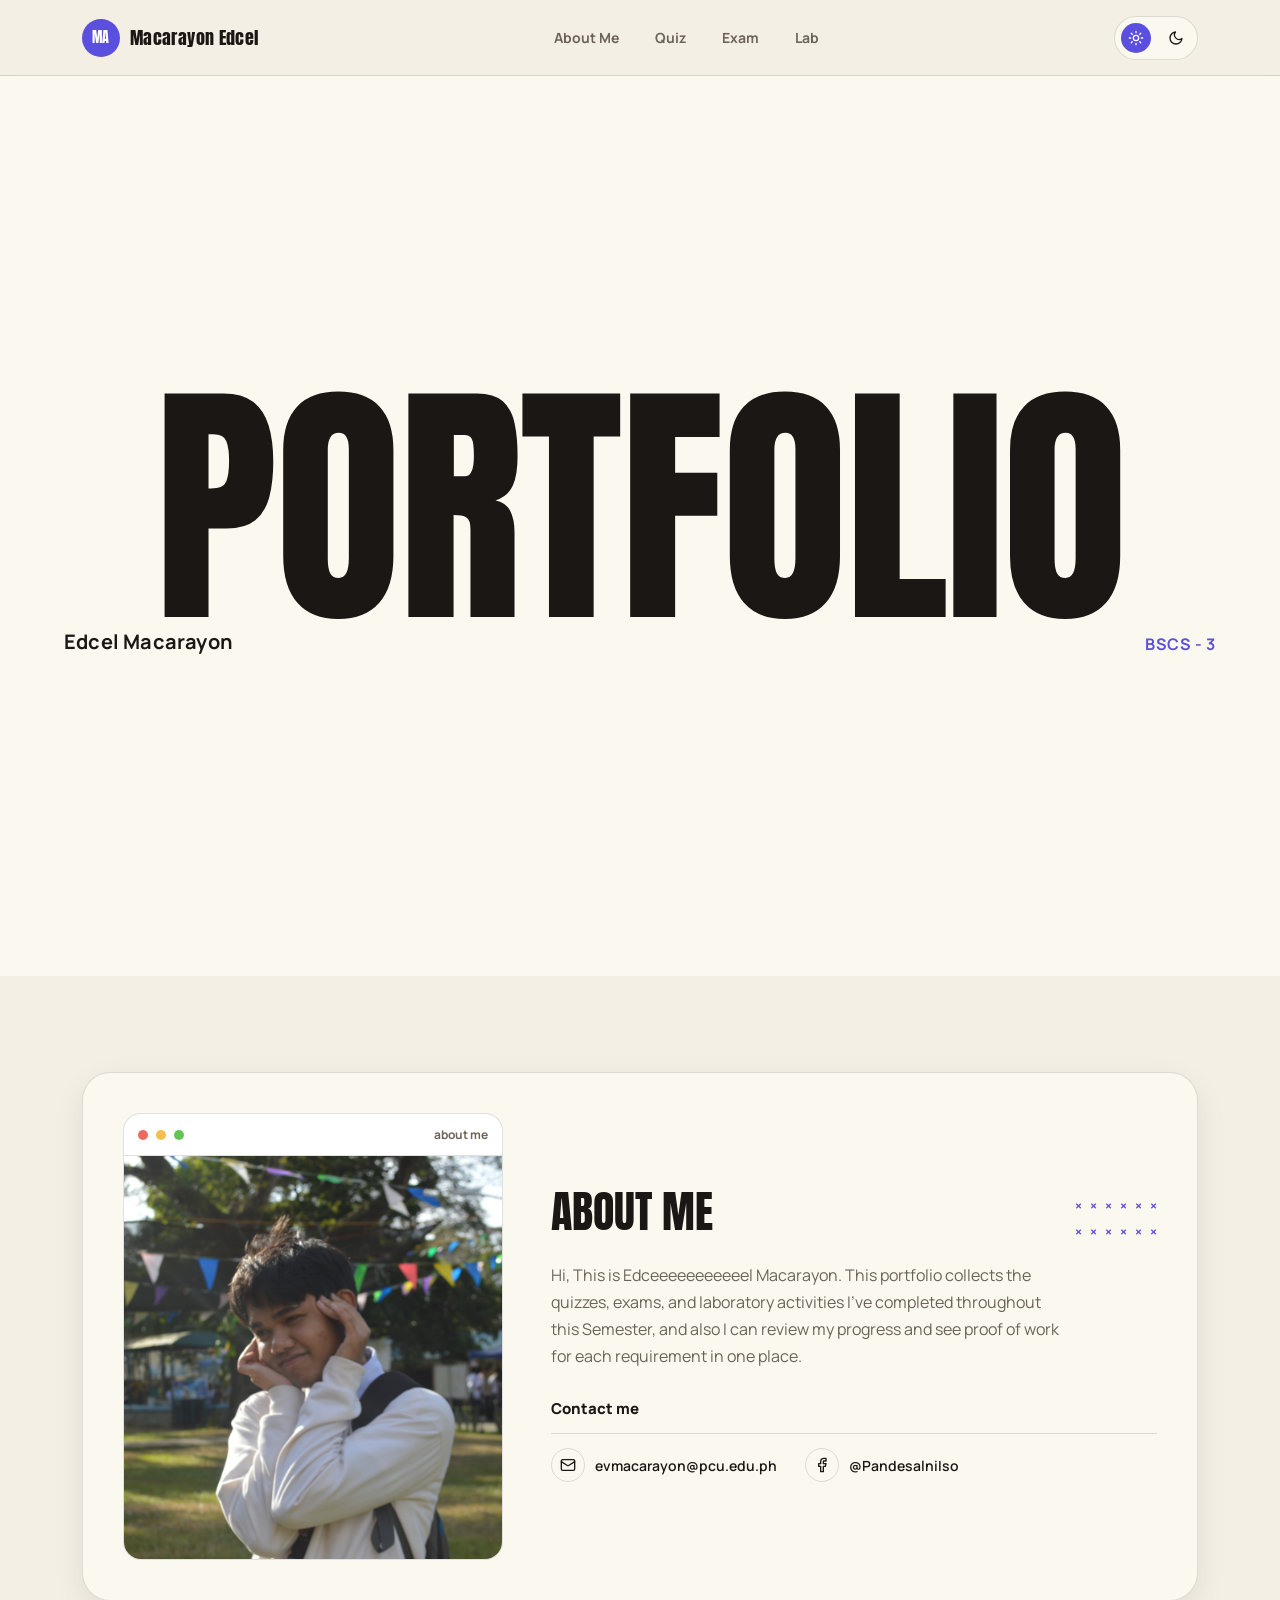
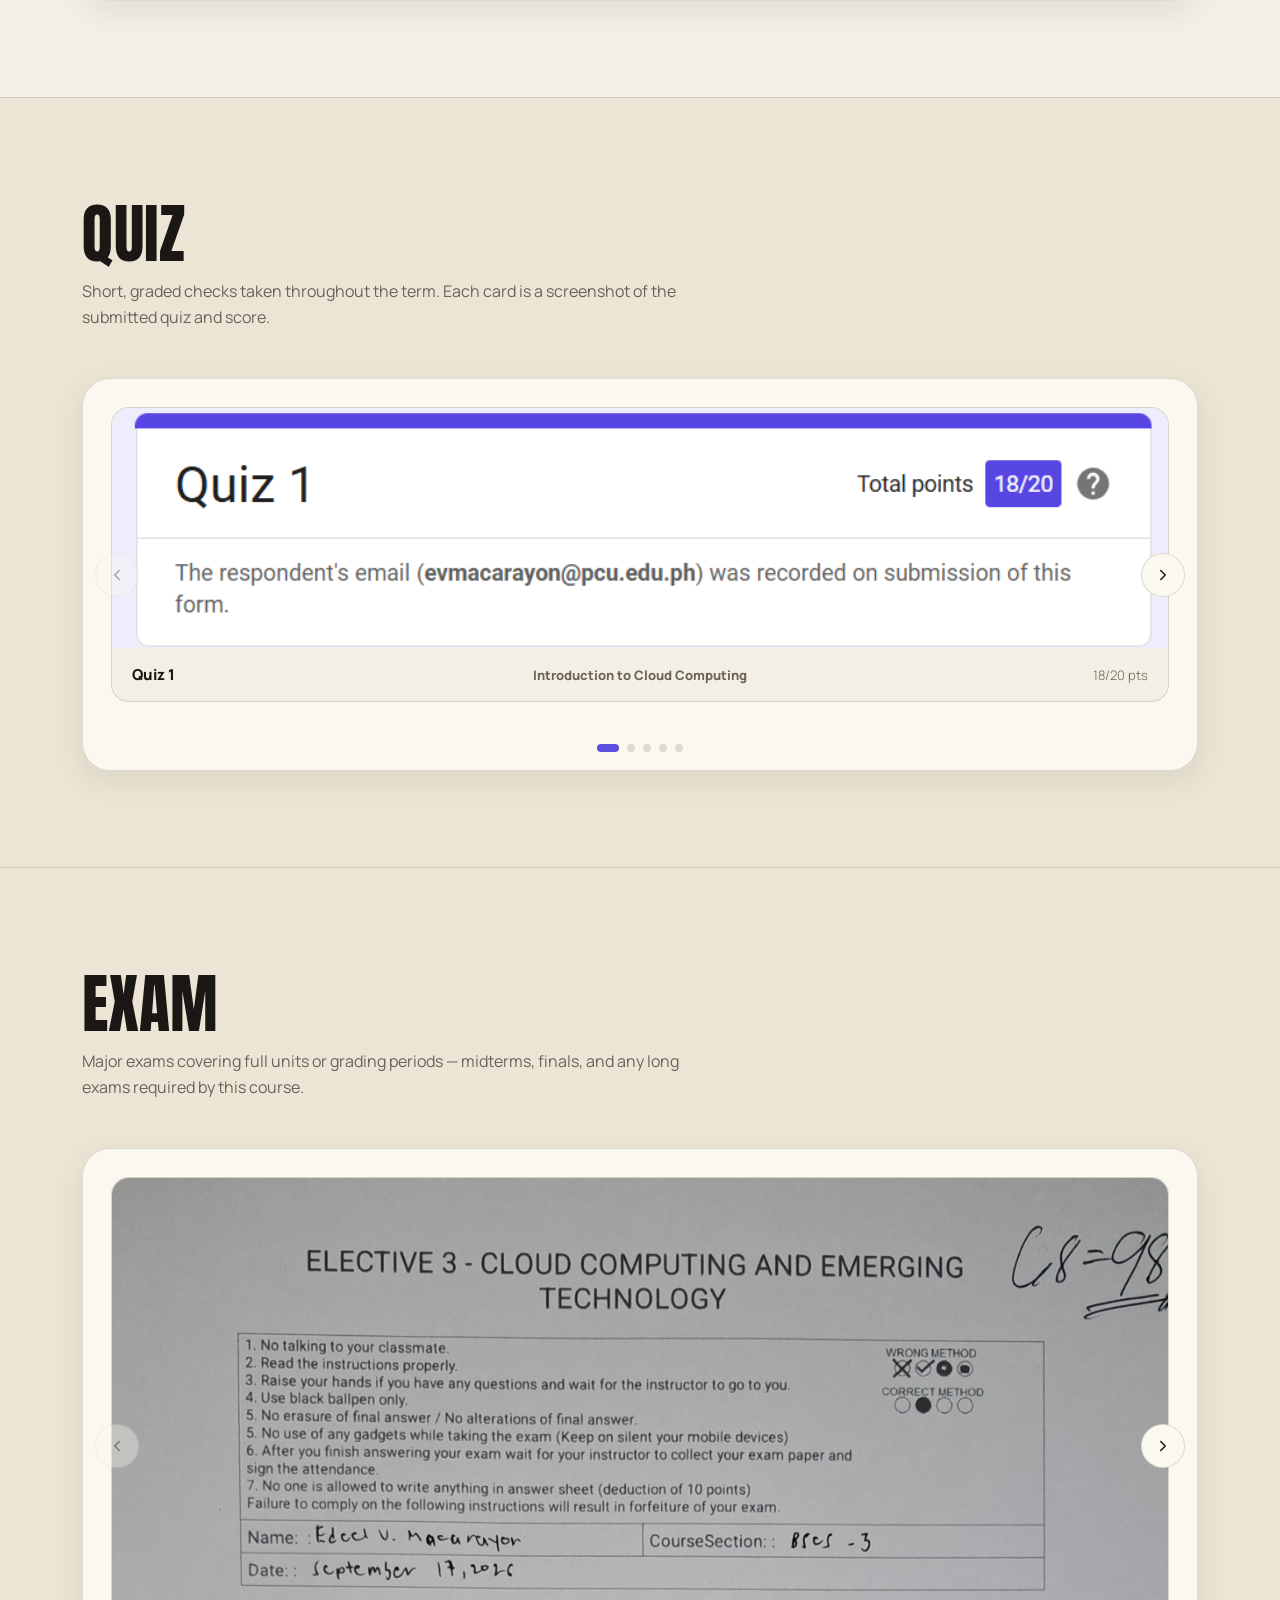
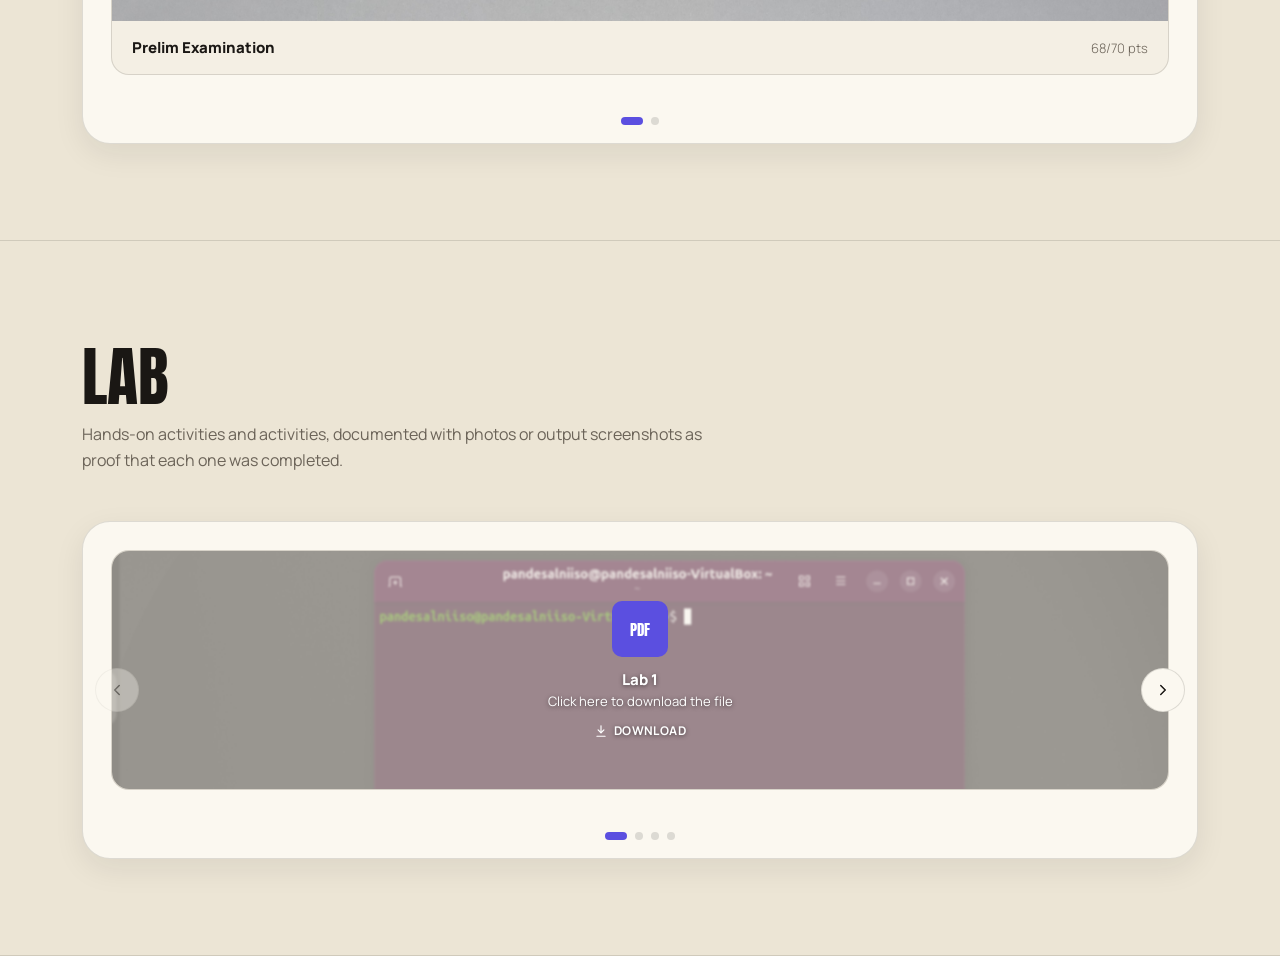
<file: Index.html>
<!DOCTYPE html>
<html lang="en">
<head>
<meta charset="UTF-8">
<meta name="viewport" content="width=device-width, initial-scale=1.0">
<title>Portfolio ni PNI</title>
<meta name="description" content="Joanne Alexander's class activity portfolio — quizzes, exams, and lab work.">

<!-- Set theme before first paint to avoid a flash of the wrong theme -->
<script>
  (function () {
    var saved = localStorage.getItem('portfolio-theme');
    var theme = saved || (window.matchMedia('(prefers-color-scheme: dark)').matches ? 'dark' : 'light');
    document.documentElement.setAttribute('data-theme', theme);
  })();
</script>

<link rel="stylesheet" href="style.css">
</head>
<body>

<!-- ============================================
     NAV
     ============================================ -->
<header class="nav" id="siteNav">
  <div class="wrap nav-inner">
    <a href="#hero" class="brand" aria-label="Back to top">
      <span class="brand-mark">MA</span>
      <span class="brand-word">Macarayon Edcel</span>
    </a>

    <nav aria-label="Section navigation">
      <ul class="nav-links">
        <li><a href="#about" data-nav="about">About Me</a></li>
        <li><a href="#quiz" data-nav="quiz">Quiz</a></li>
        <li><a href="#exam" data-nav="exam">Exam</a></li>
        <li><a href="#lab" data-nav="lab">Lab</a></li>
      </ul>
    </nav>

    <button class="theme-toggle" id="themeToggle" aria-label="Toggle light and dark mode">
      <span class="icon" data-mode="light" aria-hidden="true">
        <svg viewBox="0 0 24 24" fill="none" stroke="currentColor" stroke-width="2" stroke-linecap="round"><circle cx="12" cy="12" r="4"/><path d="M12 2v2M12 20v2M4.9 4.9l1.4 1.4M17.7 17.7l1.4 1.4M2 12h2M20 12h2M4.9 19.1l1.4-1.4M17.7 6.3l1.4-1.4"/></svg>
      </span>
      <span class="icon" data-mode="dark" aria-hidden="true">
        <svg viewBox="0 0 24 24" fill="none" stroke="currentColor" stroke-width="2" stroke-linecap="round" stroke-linejoin="round"><path d="M21 12.8A9 9 0 1 1 11.2 3a7 7 0 0 0 9.8 9.8Z"/></svg>
      </span>
    </button>
  </div>
</header>

<main>

  <!-- ============================================
       HERO
       ============================================ -->
  <section class="hero" id="hero">
    <div class="wrap">
      <div class="hero-frame">
        <div class="hero-heading">
          <h1>PORTFOLIO</h1>
          <div class="hero-photo">
            <!-- Replace with a cutout (transparent background) photo of the student.
                 Light mode uses hero-photo-light.png, dark mode uses hero-photo-dark.png —
                 e.g. a lighter/brighter edit for light mode and a moodier edit for dark mode. -->
            <img class="light-only" src="light hero.png" alt="Cutout of Mr. Macarayon">
            <img class="dark-only" src="dark hero.png" alt="Cutout of Mr. Macarayon">
          </div>
        </div>
        <div class="hero-meta">
          <span class="name">Edcel Macarayon</span>
          <span class="role">BSCS - 3</span>
        </div>
        <span class="hero-scroll-cue">Scroll to explore</span>
      </div>
    </div>
  </section>

  <!-- ============================================
       ABOUT ME
       ============================================ -->
  <section id="about">
    <div class="wrap">
      <div class="about-grid">
        <div class="mock-frame">
          <div class="mock-bar">
            <span class="mock-dot red"></span>
            <span class="mock-dot yellow"></span>
            <span class="mock-dot green"></span>
            <span class="mock-label">about me</span>
          </div>
          <div class="photo-slot">
            <!-- Replace with a regular (non-cutout) photo of the student.
                 Light mode uses about-photo-light.jpg, dark mode uses about-photo-dark.jpg. -->
            <img class="light-only" src="light about.JPG" alt="Photo of Edcel Macarayon">
            <img class="dark-only" src="dark about.png" alt="Photo of Edcel Macarayon">
          </div>
        </div>

        <div class="about-copy">
          <div class="row-top">
            <h2>About Me</h2>
            <div class="x-grid" aria-hidden="true">
              <span>×</span><span>×</span><span>×</span><span>×</span><span>×</span><span>×</span>
              <span>×</span><span>×</span><span>×</span><span>×</span><span>×</span><span>×</span>
            </div>
          </div>

          <p class="bio">
            <!-- Replace with the student's own introduction: name, age, hometown,
                 course/strand, and a line about interests or what this portfolio is for. -->
            Hi, This is Edceeeeeeeeeeel Macarayon. This portfolio collects the quizzes, exams, and laboratory
            activities I've completed throughout this Semester, and also I can review my progress
            and see proof of work for each requirement in one place.
          </p>

          <div class="contact-title">Contact me</div>
          <div class="contact-row">
            <div class="contact-item">
              <span class="icon" aria-hidden="true">
                <svg viewBox="0 0 24 24" fill="none" stroke="currentColor" stroke-width="2" stroke-linecap="round" stroke-linejoin="round"><rect x="2" y="4" width="20" height="16" rx="2"/><path d="m22 7-8.97 5.7a1.94 1.94 0 0 1-2.06 0L2 7"/></svg>
              </span>
              <!-- Replace with the student's real email address -->
              <span>evmacarayon@pcu.edu.ph</span>
            </div>
            <div class="contact-item">
              <span class="icon" aria-hidden="true">
                <svg viewBox="0 0 24 24" fill="none" stroke="currentColor" stroke-width="2" stroke-linecap="round" stroke-linejoin="round"><path d="M18 2h-3a5 5 0 0 0-5 5v3H7v4h3v8h4v-8h3l1-4h-4V7a1 1 0 0 1 1-1h3z"/></svg>
              </span>
              <!-- Replace with the student's real Facebook handle -->
              <span>@PandesalniIso</span>
            </div>
          </div>
        </div>
      </div>
    </div>
  </section>

  <!-- ============================================
       QUIZ
       ============================================ -->
  <section class="record-section" id="quiz">
    <div class="wrap">
      <div class="section-head">
        <h2>Quiz</h2>
        <p>
          <!-- Replace with a short note about this category, e.g. subjects covered
               or how many quizzes are logged. -->
          Short, graded checks taken throughout the term. Each card is a screenshot of the
          submitted quiz and score.
        </p>
      </div>
      <div class="carousel" data-carousel="quiz"></div>
    </div>
  </section>

  <!-- ============================================
       EXAM
       ============================================ -->
  <section class="record-section" id="exam">
    <div class="wrap">
      <div class="section-head">
        <h2>Exam</h2>
        <p>
          Major exams covering full units or grading periods — midterms, finals, and any
          long exams required by this course.
        </p>
      </div>
      <div class="carousel" data-carousel="exam"></div>
    </div>
  </section>

  <!-- ============================================
       LAB
       ============================================ -->
  <section class="record-section" id="lab">
    <div class="wrap">
      <div class="section-head">
        <h2>Lab</h2>
        <p>
          Hands-on activities and activities, documented with photos or output
          screenshots as proof that each one was completed.
        </p>
      </div>
      <div class="carousel" data-carousel="lab"></div>
    </div>
  </section>

</main>

<script src="script.js"></script>
</body>
</html>
</file>
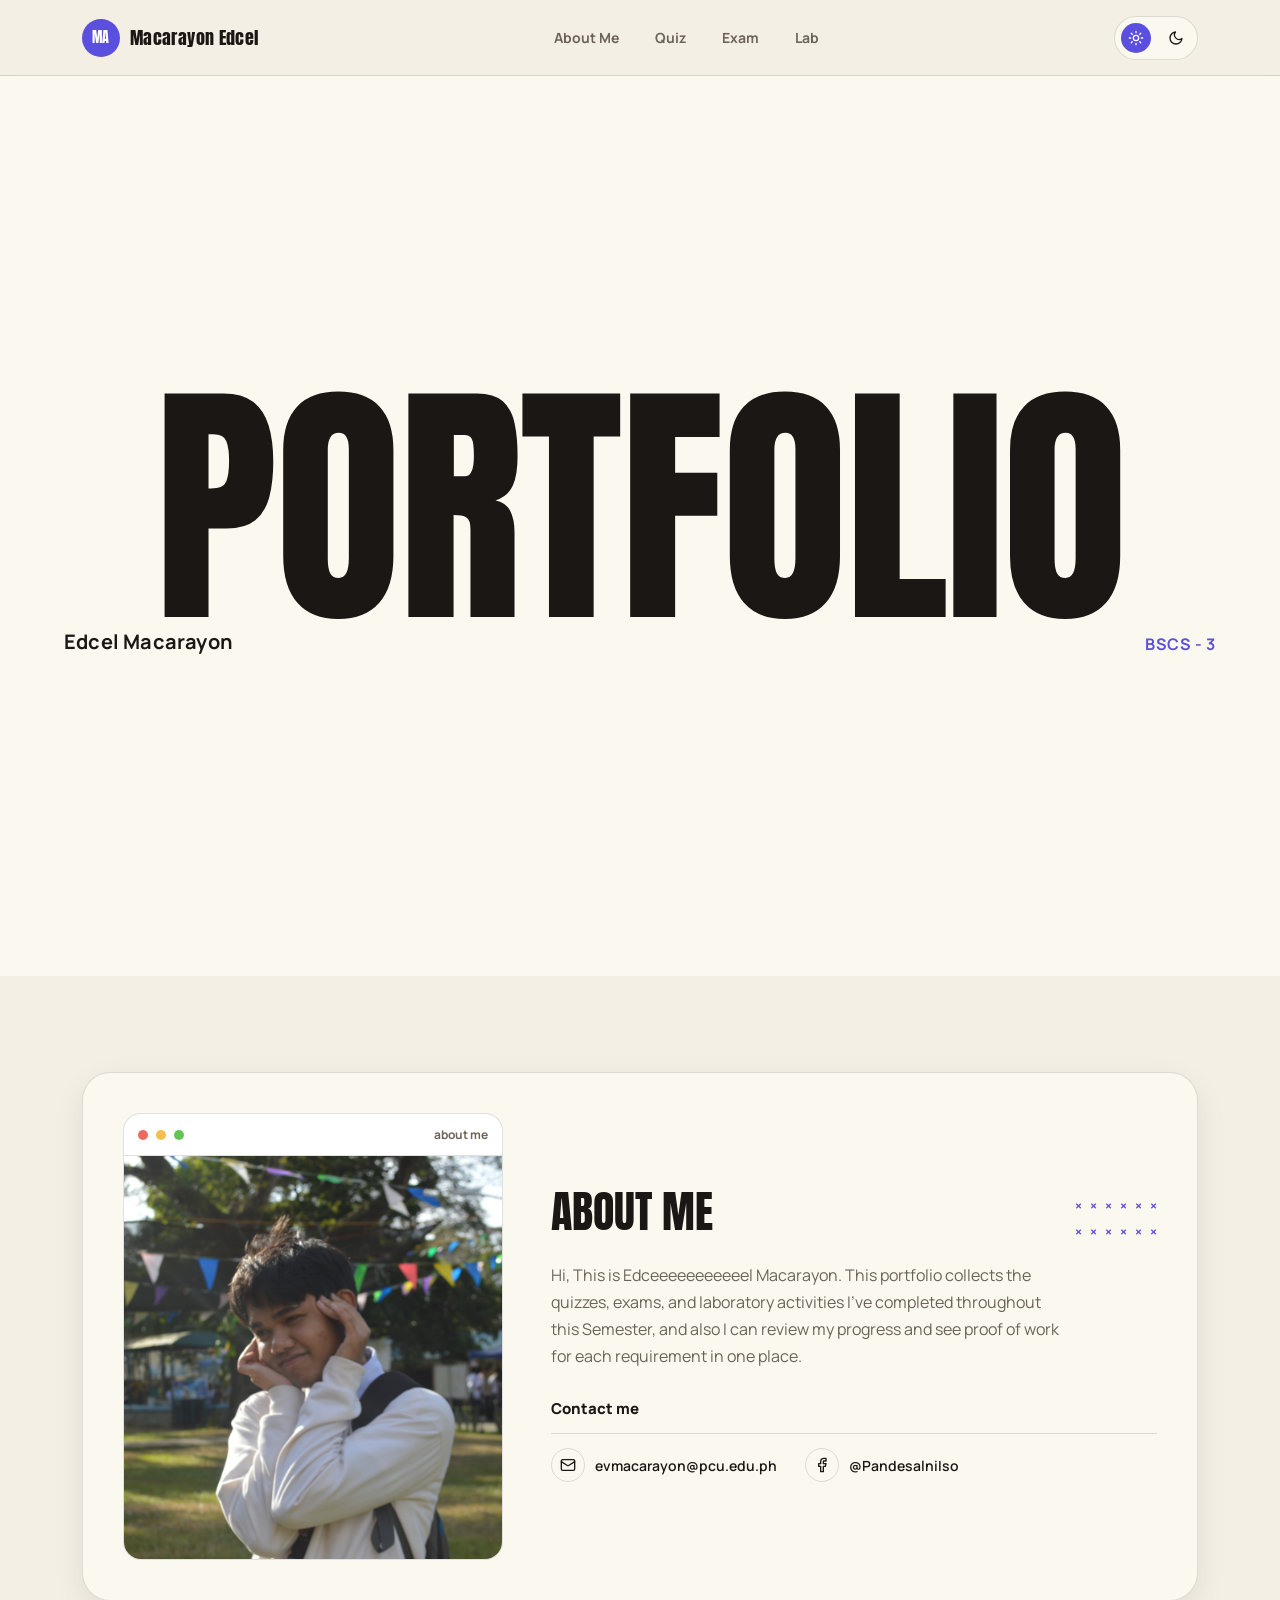
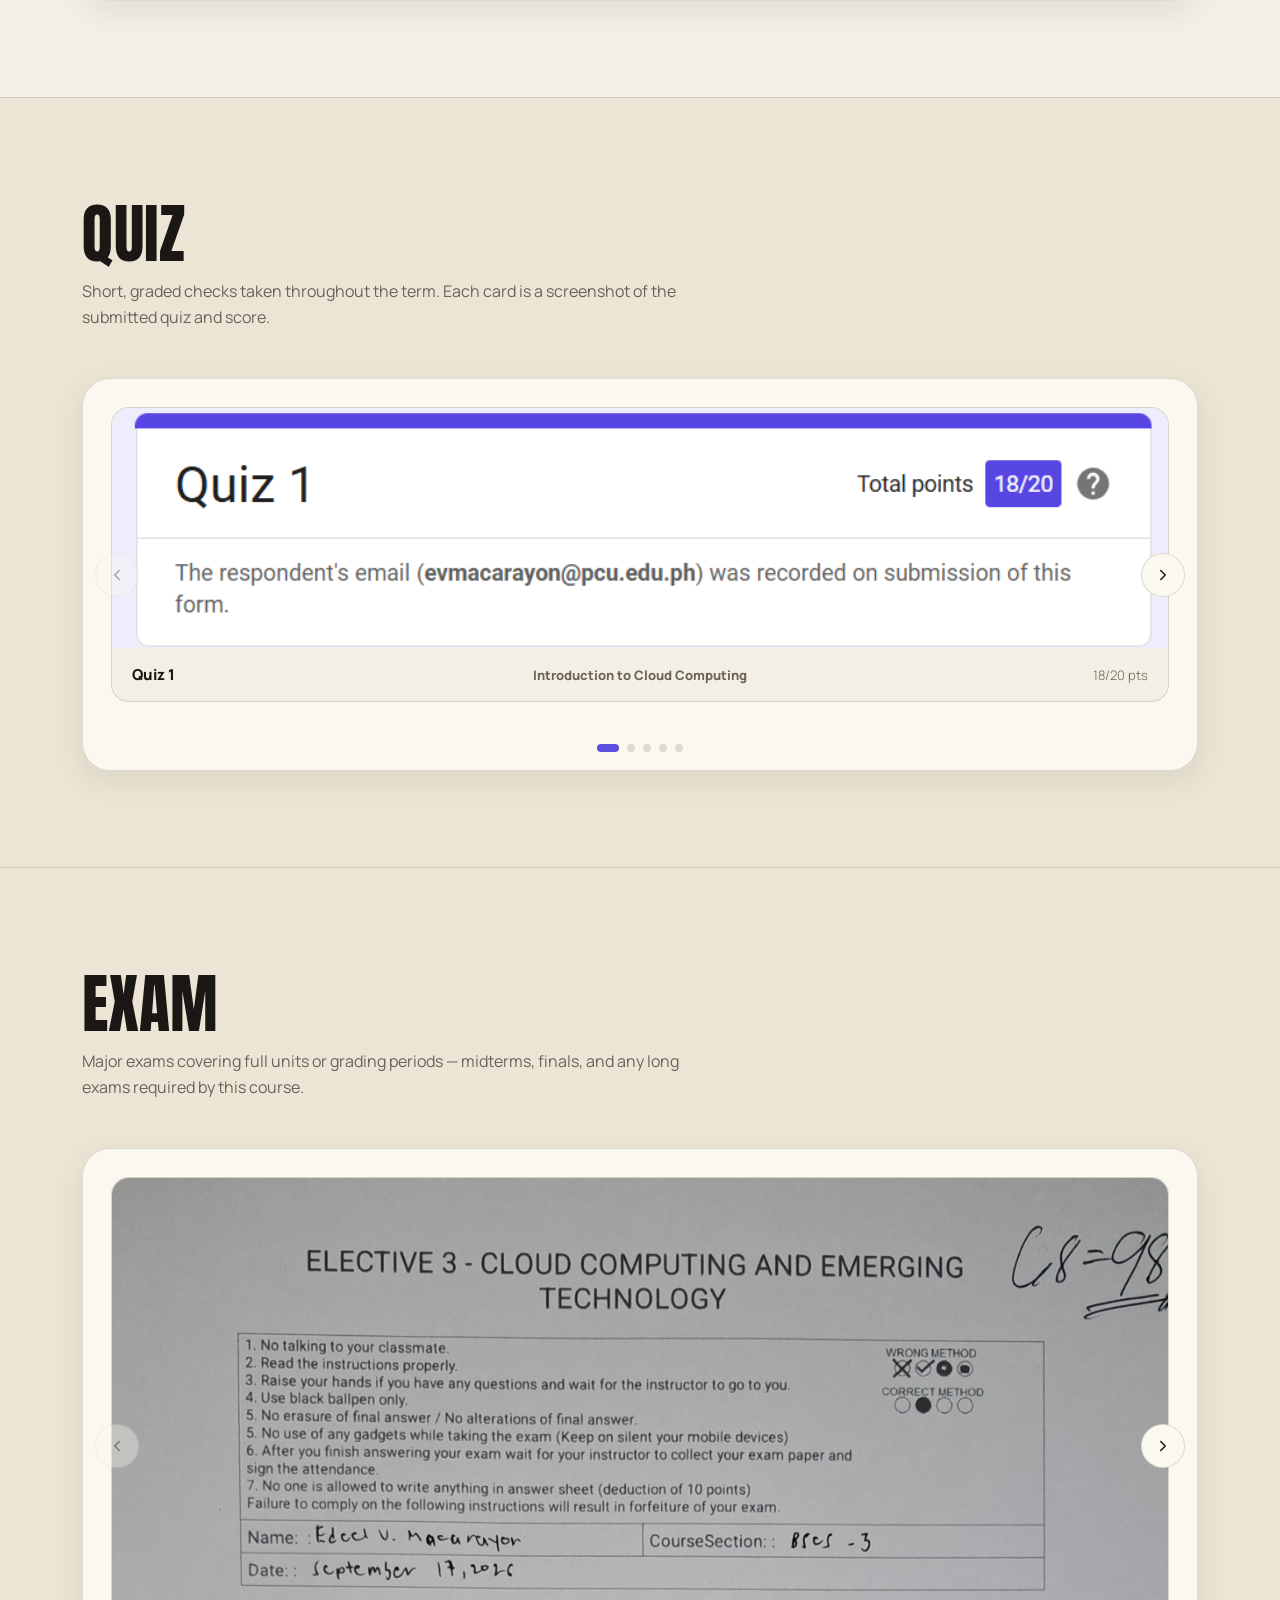
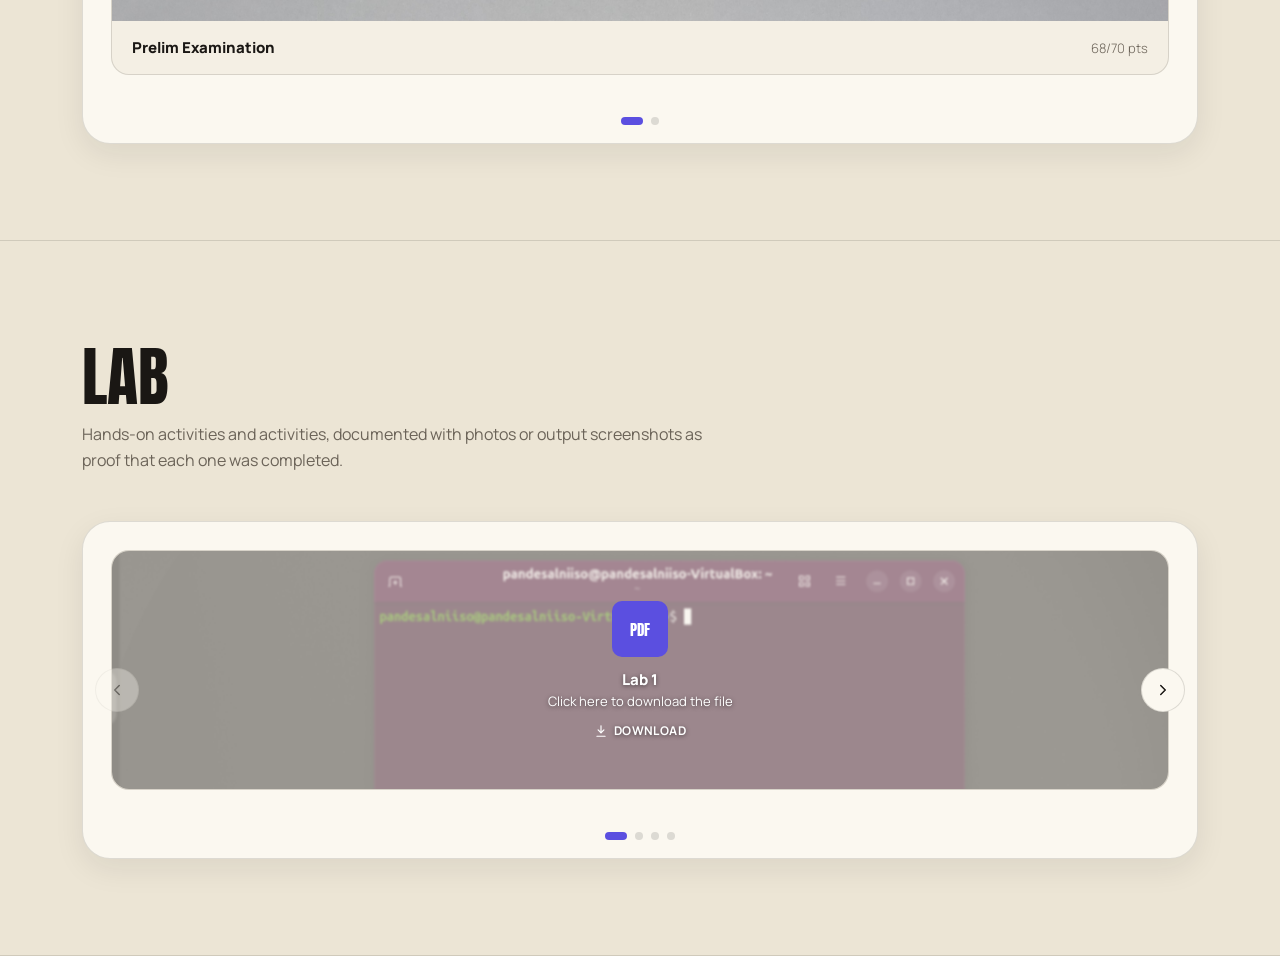
<file: index.html>
<!DOCTYPE html>
<html lang="en">
<head>
<meta charset="UTF-8">
<meta name="viewport" content="width=device-width, initial-scale=1.0">
<title>Portfolio ni PNI</title>
<meta name="description" content="Joanne Alexander's class activity portfolio — quizzes, exams, and lab work.">

<!-- Set theme before first paint to avoid a flash of the wrong theme -->
<script>
  (function () {
    var saved = localStorage.getItem('portfolio-theme');
    var theme = saved || (window.matchMedia('(prefers-color-scheme: dark)').matches ? 'dark' : 'light');
    document.documentElement.setAttribute('data-theme', theme);
  })();
</script>

<link rel="stylesheet" href="style.css">
</head>
<body>

<!-- ============================================
     NAV
     ============================================ -->
<header class="nav" id="siteNav">
  <div class="wrap nav-inner">
    <a href="#hero" class="brand" aria-label="Back to top">
      <span class="brand-mark">MA</span>
      <span class="brand-word">Macarayon Edcel</span>
    </a>

    <nav aria-label="Section navigation">
      <ul class="nav-links">
        <li><a href="#about" data-nav="about">About Me</a></li>
        <li><a href="#quiz" data-nav="quiz">Quiz</a></li>
        <li><a href="#exam" data-nav="exam">Exam</a></li>
        <li><a href="#lab" data-nav="lab">Lab</a></li>
      </ul>
    </nav>

    <button class="theme-toggle" id="themeToggle" aria-label="Toggle light and dark mode">
      <span class="icon" data-mode="light" aria-hidden="true">
        <svg viewBox="0 0 24 24" fill="none" stroke="currentColor" stroke-width="2" stroke-linecap="round"><circle cx="12" cy="12" r="4"/><path d="M12 2v2M12 20v2M4.9 4.9l1.4 1.4M17.7 17.7l1.4 1.4M2 12h2M20 12h2M4.9 19.1l1.4-1.4M17.7 6.3l1.4-1.4"/></svg>
      </span>
      <span class="icon" data-mode="dark" aria-hidden="true">
        <svg viewBox="0 0 24 24" fill="none" stroke="currentColor" stroke-width="2" stroke-linecap="round" stroke-linejoin="round"><path d="M21 12.8A9 9 0 1 1 11.2 3a7 7 0 0 0 9.8 9.8Z"/></svg>
      </span>
    </button>
  </div>
</header>

<main>

  <!-- ============================================
       HERO
       ============================================ -->
  <section class="hero" id="hero">
    <div class="wrap">
      <div class="hero-frame">
        <div class="hero-heading">
          <h1>PORTFOLIO</h1>
          <div class="hero-photo">
            <!-- Replace with a cutout (transparent background) photo of the student.
                 Light mode uses hero-photo-light.png, dark mode uses hero-photo-dark.png —
                 e.g. a lighter/brighter edit for light mode and a moodier edit for dark mode. -->
            <img class="light-only" src="light hero.png" alt="Cutout of Mr. Macarayon">
            <img class="dark-only" src="dark hero.png" alt="Cutout of Mr. Macarayon">
          </div>
        </div>
        <div class="hero-meta">
          <span class="name">Edcel Macarayon</span>
          <span class="role">BSCS - 3</span>
        </div>
        <span class="hero-scroll-cue">Scroll to explore</span>
      </div>
    </div>
  </section>

  <!-- ============================================
       ABOUT ME
       ============================================ -->
  <section id="about">
    <div class="wrap">
      <div class="about-grid">
        <div class="mock-frame">
          <div class="mock-bar">
            <span class="mock-dot red"></span>
            <span class="mock-dot yellow"></span>
            <span class="mock-dot green"></span>
            <span class="mock-label">about me</span>
          </div>
          <div class="photo-slot">
            <!-- Replace with a regular (non-cutout) photo of the student.
                 Light mode uses about-photo-light.jpg, dark mode uses about-photo-dark.jpg. -->
            <img class="light-only" src="light about.JPG" alt="Photo of Edcel Macarayon">
            <img class="dark-only" src="dark about.png" alt="Photo of Edcel Macarayon">
          </div>
        </div>

        <div class="about-copy">
          <div class="row-top">
            <h2>About Me</h2>
            <div class="x-grid" aria-hidden="true">
              <span>×</span><span>×</span><span>×</span><span>×</span><span>×</span><span>×</span>
              <span>×</span><span>×</span><span>×</span><span>×</span><span>×</span><span>×</span>
            </div>
          </div>

          <p class="bio">
            <!-- Replace with the student's own introduction: name, age, hometown,
                 course/strand, and a line about interests or what this portfolio is for. -->
            Hi, This is Edceeeeeeeeeeel Macarayon. This portfolio collects the quizzes, exams, and laboratory
            activities I've completed throughout this Semester, and also I can review my progress
            and see proof of work for each requirement in one place.
          </p>

          <div class="contact-title">Contact me</div>
          <div class="contact-row">
            <button type="button" class="contact-item contact-email" id="copyEmail" data-email="evmacarayon@pcu.edu.ph" aria-label="Copy email address to clipboard">
              <span class="icon" aria-hidden="true">
                <svg viewBox="0 0 24 24" fill="none" stroke="currentColor" stroke-width="2" stroke-linecap="round" stroke-linejoin="round"><rect x="2" y="4" width="20" height="16" rx="2"/><path d="m22 7-8.97 5.7a1.94 1.94 0 0 1-2.06 0L2 7"/></svg>
              </span>
              <!-- Replace with the student's real email address (also update data-email above) -->
              <span class="contact-text">evmacarayon@pcu.edu.ph</span>
            </button>

            <!-- Replace href with the student's real Facebook profile URL -->
            <a class="contact-item" href="https://facebook.com/PandesalniIso" target="_blank" rel="noopener noreferrer" aria-label="Visit Facebook profile">
              <span class="icon" aria-hidden="true">
                <svg viewBox="0 0 24 24" fill="none" stroke="currentColor" stroke-width="2" stroke-linecap="round" stroke-linejoin="round"><path d="M18 2h-3a5 5 0 0 0-5 5v3H7v4h3v8h4v-8h3l1-4h-4V7a1 1 0 0 1 1-1h3z"/></svg>
              </span>
              <span class="contact-text">@PandesalniIso</span>
            </a>
          </div>
        </div>
      </div>
    </div>
  </section>

  <!-- ============================================
       QUIZ
       ============================================ -->
  <section class="record-section" id="quiz">
    <div class="wrap">
      <div class="section-head">
        <h2>Quiz</h2>
        <p>
          <!-- Replace with a short note about this category, e.g. subjects covered
               or how many quizzes are logged. -->
          Short, graded checks taken throughout the term. Each card is a screenshot of the
          submitted quiz and score.
        </p>
      </div>
      <div class="carousel" data-carousel="quiz"></div>
    </div>
  </section>

  <!-- ============================================
       EXAM
       ============================================ -->
  <section class="record-section" id="exam">
    <div class="wrap">
      <div class="section-head">
        <h2>Exam</h2>
        <p>
          Major exams covering full units or grading periods — midterms, finals, and any
          long exams required by this course.
        </p>
      </div>
      <div class="carousel" data-carousel="exam"></div>
    </div>
  </section>

  <!-- ============================================
       LAB
       ============================================ -->
  <section class="record-section" id="lab">
    <div class="wrap">
      <div class="section-head">
        <h2>Lab</h2>
        <p>
          Hands-on activities and activities, documented with photos or output
          screenshots as proof that each one was completed.
        </p>
      </div>
      <div class="carousel" data-carousel="lab"></div>
    </div>
  </section>

</main>

<script src="script.js"></script>
</body>
</html>
</file>
<file: style.css>
/* ============================================
   FONTS
   ============================================ */
@import url('https://fonts.googleapis.com/css2?family=Anton&family=Yellowtail&family=Manrope:wght@300;400;500;600;700;800&display=swap');

/* ============================================
   TOKENS
   ============================================ */
:root {
  --font-display: 'Anton', sans-serif;
  --font-script: 'Yellowtail', cursive;
  --font-body: 'Manrope', sans-serif;

  --accent: #5B4FE0;
  --accent-soft: #5B4FE01a;
  --radius-lg: 28px;
  --radius-md: 18px;
  --radius-sm: 10px;
  --nav-h: 76px;
  --transition: 260ms cubic-bezier(.4,0,.2,1);
}

:root[data-theme="light"] {
  --bg: #F4EFE4;
  --bg-alt: #ECE5D5;
  --surface: #FBF8F0;
  --surface-2: #FFFFFF;
  --text: #1A1714;
  --text-muted: #6B6358;
  --border: #1A171422;
  --accent-contrast: #FFFFFF;
  --shadow: 0 10px 30px rgba(26,23,20,0.08);
}

:root[data-theme="dark"] {
  --bg: #121212;
  --bg-alt: #181818;
  --surface: #1C1C1C;
  --surface-2: #201F26;
  --text: #F4EFE4;
  --text-muted: #A8A29B;
  --border: #F4EFE422;
  --accent: #8377FF;
  --accent-contrast: #101010;
  --shadow: 0 10px 30px rgba(0,0,0,0.45);
}

/* show/hide helpers for light/dark-specific images */
:root[data-theme="light"] .dark-only { display: none; }
:root[data-theme="dark"]  .light-only { display: none; }

/* ============================================
   RESET
   ============================================ */
* { box-sizing: border-box; }
html { scroll-behavior: smooth; }
@media (prefers-reduced-motion: reduce) {
  html { scroll-behavior: auto; }
  * { animation-duration: 0.001ms !important; animation-iteration-count: 1 !important; transition-duration: 0.001ms !important; }
}

body {
  margin: 0;
  background: var(--bg);
  color: var(--text);
  font-family: var(--font-body);
  -webkit-font-smoothing: antialiased;
  transition: background var(--transition), color var(--transition);
}

img { max-width: 100%; display: block; }
a { color: inherit; text-decoration: none; }

.wrap {
  max-width: 1180px;
  margin: 0 auto;
  padding: 0 32px;
}

.eyebrow {
  font-size: 13px;
  font-weight: 700;
  letter-spacing: 0.14em;
  text-transform: uppercase;
  color: var(--accent);
}

/* focus visibility */
a:focus-visible, button:focus-visible {
  outline: 2px solid var(--accent);
  outline-offset: 3px;
  border-radius: 4px;
}

/* ============================================
   NAV
   ============================================ */
.nav {
  position: sticky;
  top: 0;
  z-index: 100;
  height: var(--nav-h);
  display: flex;
  align-items: center;
  background: color-mix(in srgb, var(--bg) 72%, transparent);
  backdrop-filter: blur(14px);
  -webkit-backdrop-filter: blur(14px);
  border-bottom: 1px solid var(--border);
  transition: border-color var(--transition), background var(--transition), box-shadow var(--transition);
}

.nav.is-scrolled {
  background: color-mix(in srgb, var(--bg) 88%, transparent);
  box-shadow: var(--shadow);
}

.nav-inner {
  width: 100%;
  display: flex;
  align-items: center;
  justify-content: space-between;
  gap: 24px;
}

.brand {
  display: flex;
  align-items: center;
  gap: 10px;
  font-family: var(--font-display);
  font-size: 18px;
  letter-spacing: 0.02em;
  color: var(--text);
}

.brand-mark {
  width: 38px;
  height: 38px;
  border-radius: 50%;
  background: var(--accent);
  color: var(--accent-contrast);
  display: flex;
  align-items: center;
  justify-content: center;
  font-family: var(--font-display);
  font-size: 14px;
}

.nav-links {
  list-style: none;
  display: flex;
  gap: 8px;
  margin: 0;
  padding: 0;
}

.nav-links a {
  position: relative;
  display: inline-block;
  padding: 8px 14px;
  font-size: 14px;
  font-weight: 700;
  color: var(--text-muted);
  border-radius: 999px;
  transition: color var(--transition), background var(--transition);
}

.nav-links a::after {
  content: "";
  position: absolute;
  left: 14px;
  right: 14px;
  bottom: 3px;
  height: 2px;
  background: var(--accent);
  transform: scaleX(0);
  transform-origin: left;
  transition: transform var(--transition);
}

.nav-links a:hover {
  color: var(--text);
}
.nav-links a:hover::after {
  transform: scaleX(1);
}

.nav-links a.active {
  color: var(--text);
  background: var(--accent-soft);
}
.nav-links a.active::after {
  transform: scaleX(1);
}

.theme-toggle {
  display: flex;
  align-items: center;
  gap: 10px;
  background: var(--surface);
  border: 1px solid var(--border);
  border-radius: 999px;
  padding: 6px;
  cursor: pointer;
  color: var(--text);
}

.theme-toggle .icon {
  width: 30px;
  height: 30px;
  display: flex;
  align-items: center;
  justify-content: center;
  border-radius: 50%;
  transition: background var(--transition), color var(--transition);
}

.theme-toggle .icon.is-active {
  background: var(--accent);
  color: var(--accent-contrast);
}

.theme-toggle svg { width: 16px; height: 16px; }

@media (max-width: 720px) {
  .nav-links { gap: 2px; }
  .nav-links a { padding: 8px 10px; font-size: 13px; }
  .brand span.brand-word { display: none; }
}

/* ============================================
   SECTION SCAFFOLDING
   ============================================ */
section {
  padding: 96px 0;
  scroll-margin-top: var(--nav-h);
}

section.hero {
  padding: 0;
  scroll-margin-top: 0;
}

.section-head {
  max-width: 640px;
  margin-bottom: 48px;
}

.section-head h2 {
  font-family: var(--font-display);
  font-weight: 400;
  font-size: clamp(40px, 6vw, 64px);
  margin: 10px 0 14px;
  line-height: 0.95;
  text-transform: uppercase;
}

.section-head p {
  font-size: 16px;
  line-height: 1.6;
  color: var(--text-muted);
  margin: 0;
}

/* ============================================
   HERO
   ============================================ */
.hero {
  position: relative;
  padding: 0;
  overflow: hidden;
  background: var(--surface);
  min-height: 100vh;
  display: flex;
  align-items: stretch;
}

.hero .wrap {
  width: 100%;
  padding: 0;
  max-width: 100%;
}

.hero-frame {
  position: relative;
  width: 100%;
  min-height: 100vh;
  display: flex;
  flex-direction: column;
  justify-content: center;
  align-items: center;
  overflow: hidden;
  padding: 48px clamp(24px, 5vw, 80px);
  border-radius: 0;
  background: transparent;
  border: none;
  box-shadow: none;
}

.hero-heading {
  position: relative;
  display: flex;
  justify-content: center;
  align-items: center;
  width: 100%;
  z-index: 2;
}

.hero-heading h1 {
  font-family: var(--font-display);
  font-weight: 400;
  font-size: clamp(100px, 22vw, 260px);
  line-height: 0.85;
  text-align: center;
  color: var(--text);
  margin: 0;
  letter-spacing: -0.01em;
  user-select: none;
  width: 100%;
}

.hero-photo {
  position: absolute;
  left: 50%;
  bottom: 0;
  transform: translateX(-50%);
  height: 90%;
  max-height: 700px;
  width: auto;
  z-index: 3;
  pointer-events: none;
}

.hero-photo img {
  height: 250%;
  width: 250%;
  transform: translate(0px, -250px);
  object-fit: contain;
  opacity: 0; 
}

/* Name (left) + strand (right) on one row under the PORTFOLIO heading */
.hero-meta {
  position: relative;
  z-index: 4;
  display: flex;
  flex-direction: row;
  justify-content: space-between;
  align-items: flex-end;
  width: 100%;
  gap: 16px;
  margin-top: 10px;
}

.hero-meta .name {
  font-weight: 700;
  font-size: clamp(15px, 1.6vw, 20px);
  color: var(--text);
  letter-spacing: 0.01em;
}

.hero-meta .role {
  font-weight: 700;
  font-size: clamp(13px, 1.4vw, 16px);
  color: var(--accent);
  letter-spacing: 0.04em;
  text-transform: uppercase;
}

.hero-scroll-cue {
  display: none;
}

@media (max-width: 640px) {
  .hero-heading h1 { font-size: clamp(70px, 22vw, 120px); }
  .hero-photo { height: 70%; max-height: 420px; }
  .hero-meta { margin-top: 18px; }
}

/* ============================================
   ABOUT
   ============================================ */
.about-grid {
  display: grid;
  grid-template-columns: minmax(260px, 380px) 1fr;
  gap: 48px;
  align-items: center;
  background: var(--surface);
  border: 1px solid var(--border);
  border-radius: var(--radius-lg);
  padding: 40px;
  box-shadow: var(--shadow);
}

.mock-frame {
  background: var(--surface-2);
  border: 1px solid var(--border);
  border-radius: var(--radius-md);
  overflow: hidden;
}

.mock-bar {
  display: flex;
  align-items: center;
  gap: 8px;
  padding: 12px 14px;
  border-bottom: 1px solid var(--border);
}

.mock-dot { width: 10px; height: 10px; border-radius: 50%; }
.mock-dot.red { background: #ED6A5E; }
.mock-dot.yellow { background: #F4BF4F; }
.mock-dot.green { background: #61C554; }

.mock-bar .mock-label {
  margin-left: auto;
  font-size: 12px;
  color: var(--text-muted);
  font-weight: 700;
  text-transform: lowercase;
}

.mock-frame .photo-slot {
  aspect-ratio: 3 / 3.2;
  overflow: hidden;
}

.mock-frame .photo-slot img {
  width: 100%;
  height: 100%;
  object-fit: cover;
}

.about-copy .row-top {
  display: flex;
  justify-content: space-between;
  align-items: flex-start;
  gap: 16px;
  margin-bottom: 18px;
}

.about-copy h2 {
  font-family: var(--font-display);
  font-weight: 400;
  font-size: clamp(30px, 4vw, 44px);
  line-height: 0.95;
  text-transform: uppercase;
  margin: 0;
}

.x-grid {
  display: grid;
  grid-template-columns: repeat(6, 1fr);
  gap: 4px 8px;
  color: var(--accent);
  font-weight: 700;
  font-size: 14px;
  line-height: 1.6;
  padding-top: 4px;
}

.about-copy p.bio {
  font-size: 16px;
  line-height: 1.7;
  color: var(--text-muted);
  max-width: 52ch;
  margin: 0 0 28px;
}

.contact-title {
  font-weight: 800;
  font-size: 15px;
  margin-bottom: 14px;
  padding-bottom: 14px;
  border-bottom: 1px solid var(--border);
}

.contact-row {
  display: flex;
  gap: 28px;
  flex-wrap: wrap;
}

.contact-item {
  display: flex;
  align-items: center;
  gap: 10px;
  font-size: 14px;
  font-weight: 600;
  color: inherit;
  /* reset in case this is a <button> (email) instead of an <a> (facebook) */
  background: none;
  border: none;
  padding: 0;
  margin: 0;
  font-family: inherit;
  cursor: pointer;
  border-radius: var(--radius-sm);
  transition: color var(--transition);
}

.contact-item:hover {
  color: var(--accent);
}

.contact-item .contact-text {
  min-width: 1ch; /* avoids layout jump when text swaps to "Copied!" */
}

.contact-email.is-copied {
  color: var(--accent);
}

.contact-email.is-copied .icon {
  background: var(--accent);
  color: var(--accent-contrast);
  border-color: var(--accent);
}

.contact-item .icon {
  width: 34px;
  height: 34px;
  border-radius: 50%;
  border: 1px solid var(--border);
  display: flex;
  align-items: center;
  justify-content: center;
  flex-shrink: 0;
  transition: background var(--transition), color var(--transition), border-color var(--transition);
}
.contact-item .icon svg { width: 16px; height: 16px; }

@media (max-width: 780px) {
  .about-grid { grid-template-columns: 1fr; padding: 24px; }
}

/* ============================================
   RECORD SECTIONS (Quiz / Exam / Lab) — carousel
   ============================================ */
.record-section {
  background: var(--bg-alt);
  border-top: 1px solid var(--border);
  border-bottom: 1px solid var(--border);
}

.record-section + .record-section {
  border-top: none;
}

.carousel {
  position: relative;
  border-radius: var(--radius-lg);
  background: var(--surface);
  border: 1px solid var(--border);
  box-shadow: var(--shadow);
  overflow: hidden;
}

.carousel-viewport {
  overflow: hidden;
}

.carousel-track {
  display: flex;
  transition: transform 480ms cubic-bezier(.4,0,.2,1);
}

.carousel-slide {
  flex: 0 0 100%;
  padding: 28px;
}

.record-card {
  border-radius: var(--radius-md);
  overflow: hidden;
  border: 1px solid var(--border);
  background: var(--bg);
  transition: transform var(--transition), box-shadow var(--transition), border-color var(--transition);
}

.record-card:hover {
  transform: translateY(-4px);
  box-shadow: var(--shadow);
  border-color: var(--accent);
}

.record-card img {
  width: 100%;
  height: 240px;
  object-fit: cover;
}

.record-card .record-caption {
  padding: 16px 20px;
  display: grid;
  grid-template-columns: 1fr auto 1fr; /* title | topic (centered) | score — topic stays centered even when blank */
  align-items: center;
  gap: 12px;
}

.record-card .record-caption strong {
  font-size: 15px;
  font-weight: 800; /* Bold */
  justify-self: start;
}

.record-card .record-caption .record-topic {
  font-size: 13px;
  color: var(--text-muted);
  font-weight: 800; /* Medium */
  justify-self: center;
  text-align: center;
  white-space: nowrap;
}

.record-card .record-caption .record-meta {
  font-size: 13px;
  color: var(--text-muted);
  font-weight: 300; /* Light */
  justify-self: end;
}

/* Exam screenshots (2407 x 1010) — show the full image, no cropping */
.record-card.is-exam img {
  height: auto;
  aspect-ratio: 2407 / 1010;
}

/* Downloadable file card (e.g. PDF attachments) */
.record-card.record-file {
  position: relative;
  display: flex;
  flex-direction: column;
  align-items: center;
  justify-content: center;
  text-align: center;
  height: 240px;
  gap: 12px;
  cursor: pointer;
  color: var(--text);
  overflow: hidden; /* keeps the blurred bg's soft edges from spilling past the card */
}

/* Blurred background image layer, set via item.bg in recordData */
.record-card.record-file .file-bg {
  position: absolute;
  inset: -12px; /* oversized so the blur filter doesn't reveal sharp edges */
  background-size: cover;
  background-position: center;
  filter: blur(1px);
  transform: scale(1);
  z-index: 0;
}

/* Tint over the blurred image so the icon/text stay readable in both themes.
   This is the safety-net default while JS is still sampling the image. */
.record-card.record-file .file-bg::after {
  content: "";
  position: absolute;
  inset: 0;
  background: color-mix(in srgb, var(--bg) 55%, transparent);
}

.record-card.record-file .file-content {
  position: relative;
  z-index: 1;
  display: flex;
  flex-direction: column;
  align-items: center;
  justify-content: center;
  gap: 12px;
}

.record-card.record-file .file-icon {
  width: 56px;
  height: 56px;
  border-radius: var(--radius-sm);
  background: var(--accent);
  color: var(--accent-contrast);
  display: flex;
  align-items: center;
  justify-content: center;
  font-family: var(--font-display);
  font-size: 15px;
  letter-spacing: 0.02em;
}

.record-card.record-file .record-caption {
  display: flex; /* overrides the grid layout used by image-based (quiz/exam) cards above */
  flex-direction: column;
  gap: 2px;
  padding: 0 16px;
  text-align: center;
}

.record-card.record-file .record-caption span {
  font-size: 13px;
  color: var(--text-muted);
}

.record-card.record-file .file-download-hint {
  display: flex;
  align-items: center;
  gap: 6px;
  font-size: 12px;
  font-weight: 700;
  color: var(--accent);
  text-transform: uppercase;
  letter-spacing: 0.04em;
}

.record-card.record-file .file-download-hint svg {
  width: 14px;
  height: 14px;
}

/* ---- Auto-contrast: JS samples item.bg's brightness and adds one of these
   classes to the card, overriding the theme-based text colors above so the
   caption stays legible no matter what the background image looks like. ---- */
.record-card.record-file.bg-dark .record-caption strong,
.record-card.record-file.bg-dark .record-caption span {
  color: #FFFFFF;
  text-shadow: 0 1px 4px rgba(0, 0, 0, 0.55);
}

.record-card.record-file.bg-dark .file-download-hint {
  color: #FFFFFF;
  text-shadow: 0 1px 4px rgba(0, 0, 0, 0.55);
}

.record-card.record-file.bg-light .record-caption strong,
.record-card.record-file.bg-light .record-caption span {
  color: #1A1714;
  text-shadow: 0 1px 4px rgba(255, 255, 255, 0.65);
}

.record-card.record-file.bg-light .file-download-hint {
  color: #1A1714;
  text-shadow: 0 1px 4px rgba(255, 255, 255, 0.65);
}

/* WIP slide */
.record-card.wip {
  display: flex;
  flex-direction: column;
  align-items: center;
  justify-content: center;
  text-align: center;
  height: 240px;
  gap: 14px;
  background:
    repeating-linear-gradient(135deg, transparent 0 14px, var(--border) 14px 15px),
    var(--bg);
  border: 2px dashed var(--border);
}

/* Exam WIP slide: stretch to match the height of the exam card beside it */
.record-card.wip.is-exam {
  height: 100%;
  min-height: 240px;
}

.record-card.wip .wip-dots {
  display: flex;
  gap: 8px;
}

.record-card.wip .wip-dots span {
  width: 9px;
  height: 9px;
  border-radius: 50%;
  background: var(--accent);
  opacity: 0.35;
  animation: wip-pulse 1.2s ease-in-out infinite;
}

.record-card.wip .wip-dots span:nth-child(2) { animation-delay: 0.15s; }
.record-card.wip .wip-dots span:nth-child(3) { animation-delay: 0.3s; }

@keyframes wip-pulse {
  0%, 80%, 100% { opacity: 0.25; transform: scale(0.85); }
  40% { opacity: 1; transform: scale(1.05); }
}

.record-card.wip strong {
  font-family: var(--font-display);
  font-weight: 400;
  font-size: 20px;
  text-transform: uppercase;
  letter-spacing: 0.02em;
}

.record-card.wip span {
  font-size: 13px;
  color: var(--text-muted);
  max-width: 34ch;
}

/* arrows */
.carousel-arrow {
  position: absolute;
  top: 50%;
  transform: translateY(-50%);
  width: 44px;
  height: 44px;
  border-radius: 50%;
  border: 1px solid var(--border);
  background: var(--surface);
  color: var(--text);
  display: flex;
  align-items: center;
  justify-content: center;
  cursor: pointer;
  z-index: 5;
  transition: background var(--transition), color var(--transition), border-color var(--transition);
}

.carousel-arrow:hover {
  background: var(--accent);
  color: var(--accent-contrast);
  border-color: var(--accent);
}

.carousel-arrow.prev { left: 12px; }
.carousel-arrow.next { right: 12px; }

.carousel-arrow svg { width: 18px; height: 18px; }

.carousel-arrow:disabled {
  opacity: 0.35;
  cursor: not-allowed;
}
.carousel-arrow:disabled:hover {
  background: var(--surface);
  color: var(--text);
  border-color: var(--border);
}

.carousel-dots {
  display: flex;
  justify-content: center;
  gap: 8px;
  margin: 0;
  padding: 14px 0 18px;
}

.carousel-dots button {
  width: 8px;
  height: 8px;
  border-radius: 50%;
  border: none;
  background: var(--border);
  cursor: pointer;
  padding: 0;
  transition: background var(--transition), width var(--transition);
}

.carousel-dots button.is-active {
  background: var(--accent);
  width: 22px;
  border-radius: 999px;
}

@media (max-width: 640px) {
  .carousel-arrow { display: none; }
}

/* ============================================
   FOOTER
   ============================================ */
footer {
  padding: 48px 0 64px;
  text-align: center;
}

footer .foot-note {
  font-size: 13px;
  color: var(--text-muted);
}

footer .foot-name {
  font-family: var(--font-display);
  font-weight: 400;
  font-size: 22px;
  text-transform: uppercase;
  margin-bottom: 6px;
}
</file>
